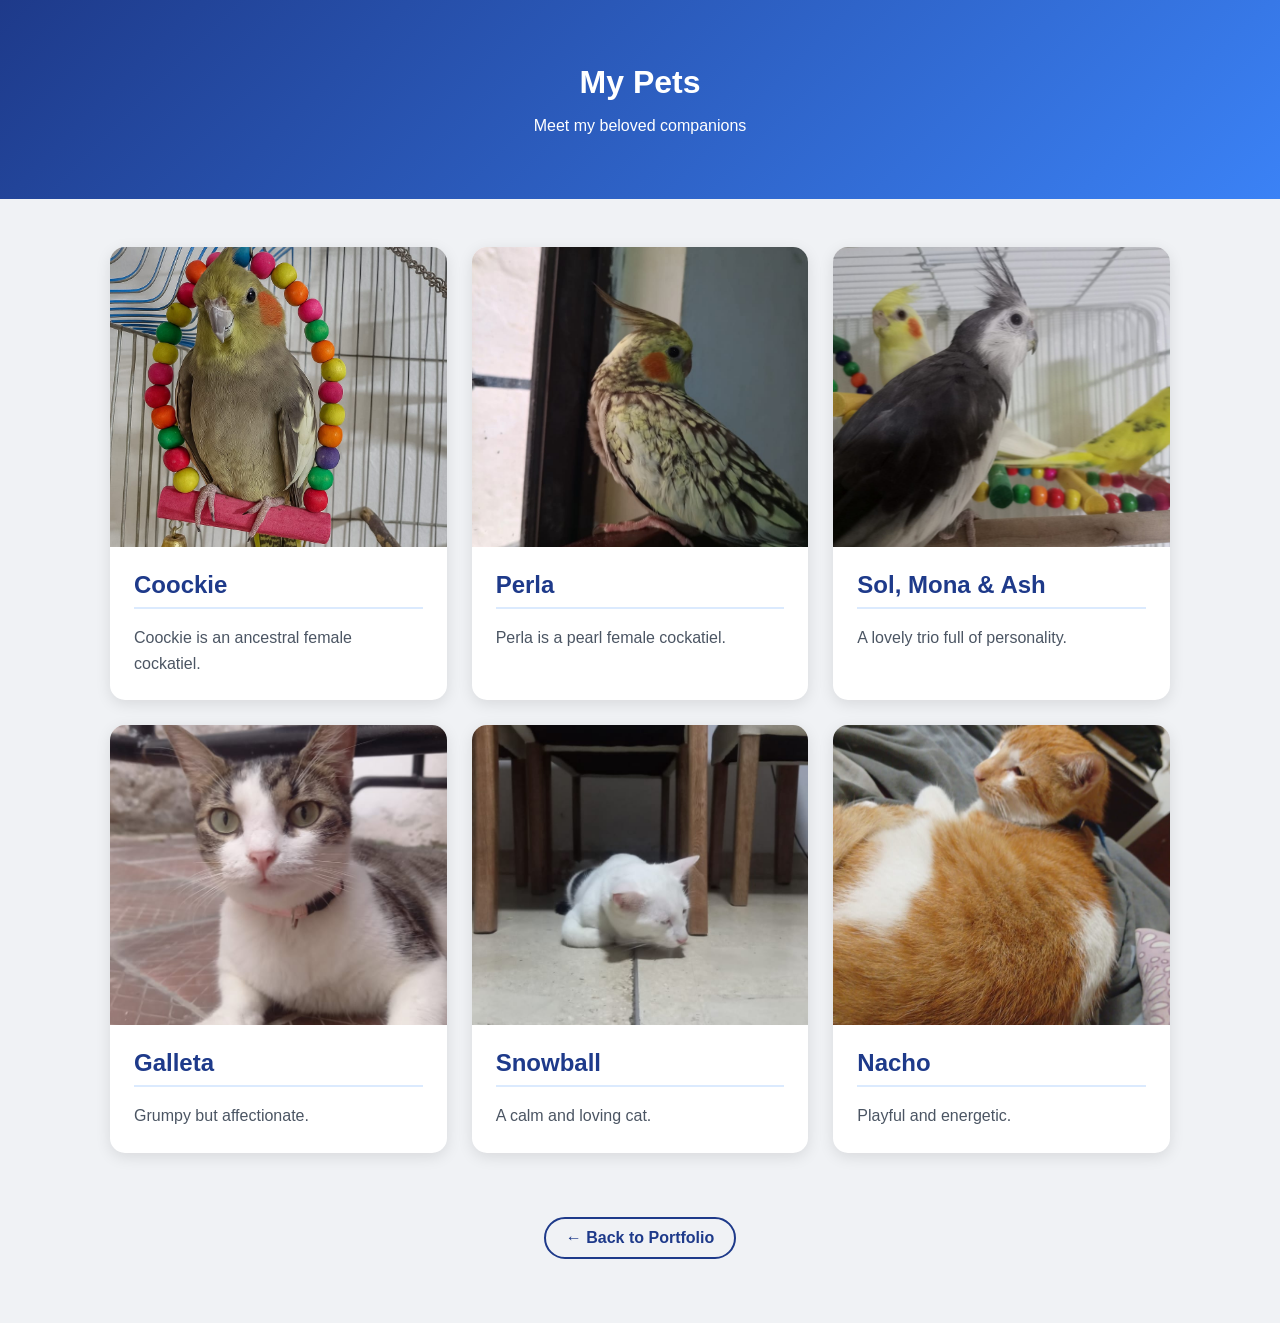
<file: src/views/mascotas.html>
<!DOCTYPE html>

<!--
    =========================================
    ARCHIVO: mascotas.html
    =========================================
    FUNCIÓN DEL ARCHIVO:
    Este archivo representa la página secundaria
    del portafolio dedicada a mostrar las mascotas.

    Su propósito es presentar una galería visual
    organizada por tarjetas.

    Cada tarjeta muestra:
    - imagen de la mascota
    - nombre
    - pequeña descripción

    Este archivo trabaja junto al archivo
    mascotas.css para aplicar estilos, Grid y Flexbox.
-->

<html lang="es">
<head>
    <!--
        HEAD:
        Configuración general del documento.

        Aquí se define:
        - codificación UTF-8
        - responsive para móviles
        - título de la pestaña
        - hoja de estilos exclusiva de mascotas
    -->
    <meta charset="UTF-8">
    <meta name="viewport" content="width=device-width, initial-scale=1.0">
    <title>My Pets - Manuel Rincon</title>
    <link rel="stylesheet" href="/src/css/mascotas.css">
</head>
<body>

    <!--
        =========================================
        HEADER
        =========================================
        Encabezado principal de la página.

        Presenta el título de la galería
        y una pequeña introducción.
    -->
    <header>
        <h1>My Pets</h1>
        <p>Meet my beloved companions</p>
    </header>

    <!--
        =========================================
        MAIN - GALERÍA
        =========================================
        Este es el contenedor principal.

        Usa la clase "gallery" para que CSS
        organice todas las tarjetas usando Grid.
    -->
    <main class="gallery">

        <!--
            =====================================
            TARJETA DE MASCOTA
            =====================================
            Cada section representa una tarjeta individual.

            Dentro de cada tarjeta se organiza:
            - imagen
            - información
        -->
        <section class="pet-card">
            <img src="/public/img/Coockie.jpeg" alt="Coockie">

            <!--
                INFO:
                Contenedor del nombre y descripción.
            -->
            <div class="info">
                <h3>Coockie</h3>
                <p>Coockie is an ancestral female cockatiel.</p>
            </div>
        </section>

        <!--
            Segunda tarjeta
        -->
        <section class="pet-card">
            <img src="/public/img/Perla.jpeg" alt="Perla">
            <div class="info">
                <h3>Perla</h3>
                <p>Perla is a pearl female cockatiel.</p>
            </div>
        </section>

        <!--
            Tercera tarjeta
        -->
        <section class="pet-card">
            <img src="/public/img/Sol, mona y ash.jpeg" alt="Sol, Mona y Ash">
            <div class="info">
                <h3>Sol, Mona & Ash</h3>
                <p>A lovely trio full of personality.</p>
            </div>
        </section>

        <!--
            Cuarta tarjeta
        -->
        <section class="pet-card">
            <img src="/public/img/Galleta.jpeg" alt="Galleta">
            <div class="info">
                <h3>Galleta</h3>
                <p>Grumpy but affectionate.</p>
            </div>
        </section>

        <!--
            Quinta tarjeta
        -->
        <section class="pet-card">
            <img src="/public/img/Snowball.jpeg" alt="Snowball">
            <div class="info">
                <h3>Snowball</h3>
                <p>A calm and loving cat.</p>
            </div>
        </section>

        <!--
            Sexta tarjeta
        -->
        <section class="pet-card">
            <img src="/public/img/Nacho.jpeg" alt="Nacho">
            <div class="info">
                <h3>Nacho</h3>
                <p>Playful and energetic.</p>
            </div>
        </section>

    </main>

    <!--
        =========================================
        FOOTER
        =========================================
        Pie de página.

        Contiene un enlace para regresar
        a la página principal del portafolio.
    -->
    <footer>
        <a href="/index.html">← Back to Portfolio</a>
    </footer>

</body>
</html>
</file>
<file: src/css/mascotas.css>
/*
    =========================================
    ARCHIVO: mascotas.css
    =========================================
    Este archivo controla todos los estilos
    de la página de mascotas.

    Aquí se define:
    - reset general
    - encabezado
    - galería de tarjetas
    - información de mascotas
    - footer
    - responsive
*/

/* RESET */
* {

    /* Elimina márgenes por defecto */
    margin: 0;

    /* Elimina padding por defecto */
    padding: 0;

    /*
        Incluye padding y border dentro
        del tamaño total del elemento
    */
    box-sizing: border-box;
}

body {

    /* Fondo general */
    background-color: #f0f2f5;

    /* Color base del texto */
    color: #333;

    /* Fuente global */
    font-family: 'Segoe UI', Tahoma, Geneva, Verdana, sans-serif;
}

/* HEADER */
header {

    /* Fondo degradado azul */
    background: linear-gradient(135deg, #1e3a8a, #3b82f6);

    /* Texto blanco */
    color: white;

    /* Centrado del texto */
    text-align: center;

    /* Espaciado interno */
    padding: 4rem 1rem;

    /*
        FLEXBOX:
        organiza título y subtítulo
        verticalmente
    */
    display: flex;

    /*
        FLEXBOX:
        dirección vertical
    */
    flex-direction: column;

    /*
        FLEXBOX:
        espacio entre elementos
    */
    gap: 1rem;
}

/* GRID GALLERY */
.gallery {

    /* ancho máximo */
    max-width: 1100px;

    /* margen superior/inferior + centrado */
    margin: 3rem auto;

    /* padding lateral */
    padding: 0 20px;

    /*
        GRID:
        convierte la galería en contenedor Grid
    */
    display: grid;

    /*
        GRID:
        crea columnas automáticas adaptables

        mínimo 300px por tarjeta
        máximo 1 fracción disponible
    */
    grid-template-columns: repeat(auto-fit, minmax(300px, 1fr));

    /*
        GRID:
        separación entre tarjetas
    */
    gap: 25px;
}

/* TARJETAS */
.pet-card {

    /* fondo blanco */
    background: white;

    /* esquinas redondeadas */
    border-radius: 15px;

    /* oculta exceso */
    overflow: hidden;

    /* sombra */
    box-shadow: 0 4px 15px rgba(0,0,0,0.1);

    /*
        FLEXBOX:
        organiza imagen + info verticalmente
    */
    display: flex;

    /*
        FLEXBOX:
        dirección vertical
    */
    flex-direction: column;

    /* animación suave */
    transition: transform 0.3s ease;
}

/* Hover tarjeta */
.pet-card:hover {

    /* eleva la tarjeta */
    transform: translateY(-10px);
}

/* Imagen mascota */
.pet-card img {

    /* ancho completo */
    width: 100%;

    /* altura fija */
    height: 300px;

    /*
        ajusta imagen sin deformarla
    */
    object-fit: cover;
}

/* INFORMACIÓN */
.info {

    /* espacio interno */
    padding: 1.5rem;

    /*
        FLEXBOX:
        organiza nombre + texto
    */
    display: flex;

    /*
        FLEXBOX:
        vertical
    */
    flex-direction: column;

    /*
        FLEXBOX:
        separación interna
    */
    gap: 1rem;
}

/* Nombre mascota */
.info h3 {

    /* azul */
    color: #1e3a8a;

    /* tamaño */
    font-size: 1.5rem;

    /* línea inferior */
    border-bottom: 2px solid #dbeafe;

    /* separación interna */
    padding-bottom: 0.5rem;
}

/* Descripción */
.info p {

    /* altura entre líneas */
    line-height: 1.6;

    /* gris */
    color: #4b5563;
}

/* FOOTER */
footer {

    /* margen vertical */
    margin: 4rem 0;

    /* texto centrado */
    text-align: center;

    /*
        FLEXBOX:
        centra horizontalmente el botón
    */
    display: flex;

    /*
        FLEXBOX:
        centrado horizontal
    */
    justify-content: center;
}

/* Botón enlace */
footer a {

    color: #1e3a8a;

    text-decoration: none;

    font-weight: bold;

    border: 2px solid #1e3a8a;

    padding: 10px 20px;

    border-radius: 25px;

    transition: 0.3s;
}

/* Hover botón */
footer a:hover {

    background: #1e3a8a;

    color: white;
}

/* RESPONSIVE */
/*
    =========================================
    RESPONSIVE MÓVIL
    =========================================
    Este bloque se activa en celulares.

    Función:
    - la galería pasa a 2 columnas
*/
@media (max-width: 768px) {

    .gallery {

        /*
            GRID:
            2 columnas en móviles
        */
        grid-template-columns: repeat(2, 1fr);
    }
}

/*
    =========================================
    RESPONSIVE TABLET
    =========================================
    Este bloque se activa en tablets.

    Función:
    - la galería muestra 3 columnas
*/
@media (min-width: 769px) and (max-width: 991px) {

    .gallery {

        /*
            GRID:
            3 columnas en tablets
        */
        grid-template-columns: repeat(3, 1fr);
    }
}
</file>
